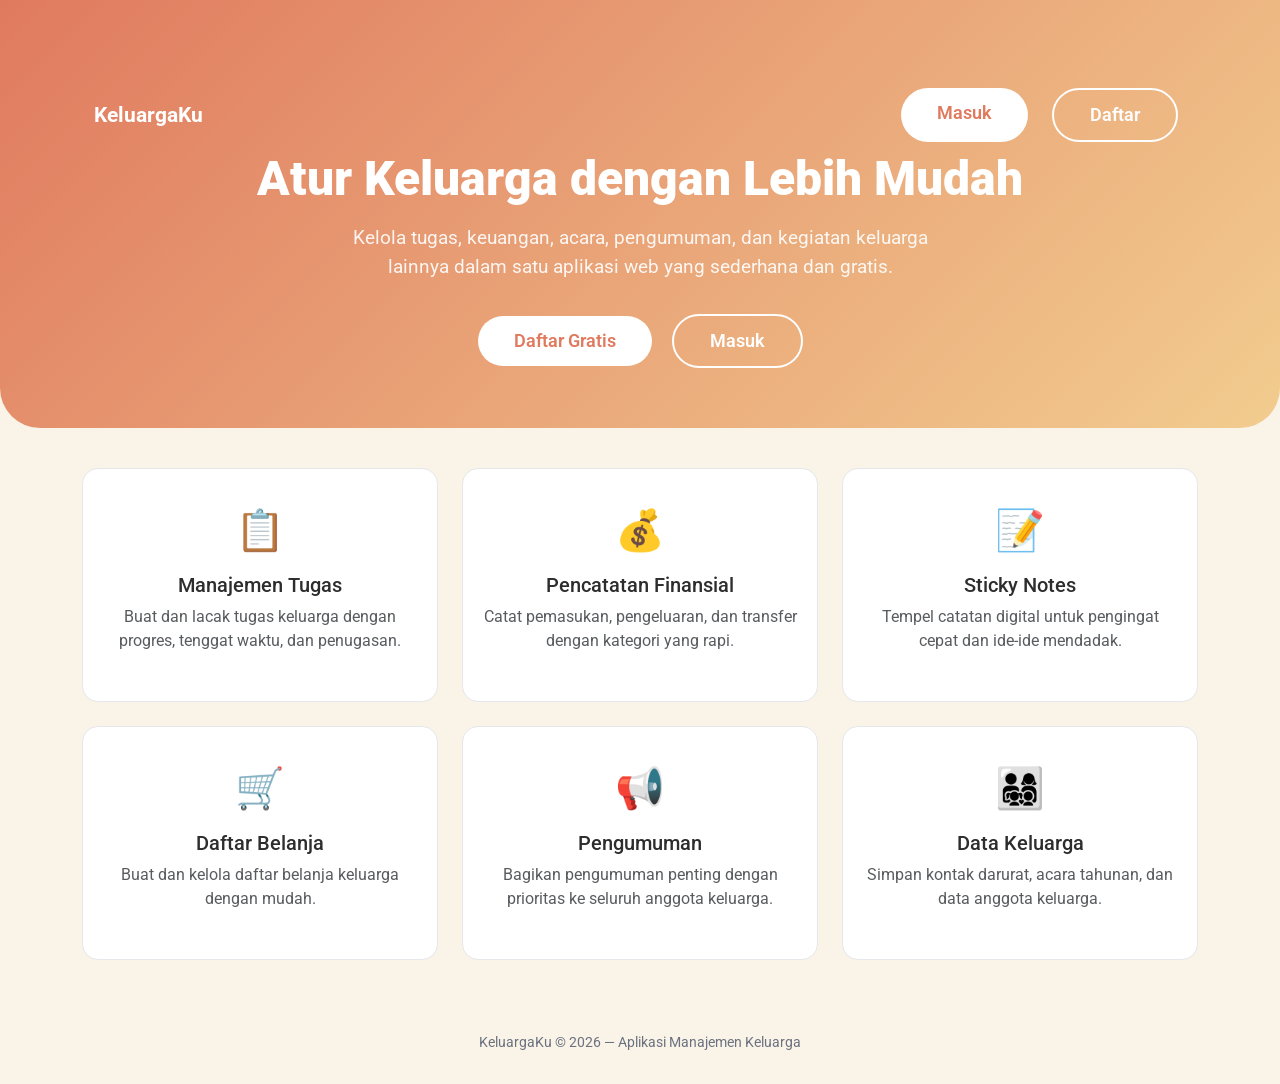
<file: templates/landing.html>
<!DOCTYPE html>
<html lang="id">
<head>
    <meta charset="utf-8" />
    <meta name="viewport" content="width=device-width, initial-scale=1" />
    <title>KeluargaKu - Aplikasi Manajemen Keluarga</title>
    <link href="https://cdn.jsdelivr.net/npm/bootstrap@5.3.3/dist/css/bootstrap.min.css" rel="stylesheet"
        integrity="sha384-QWTKZyjpPEjISv5WaRU9OFeRpok6YctnYmDr5pNlyT2bRjXh0JMhjY6hW+ALEwIH" crossorigin="anonymous" />
    <link rel="preconnect" href="https://fonts.googleapis.com" />
    <link rel="preconnect" href="https://fonts.gstatic.com" crossorigin />
    <link href="https://fonts.googleapis.com/css2?family=Roboto:wght@300;400;500;700;900&display=swap" rel="stylesheet" />
    <link rel="stylesheet" href="/static/styles/style.css" />
</head>
<body>
    <div class="landing-hero">
        <div class="container">
            <nav class="navbar navbar-expand-lg navbar-landing">
                <div class="container-fluid">
                    <a class="navbar-brand" href="/">KeluargaKu</a>
                    <div class="ms-auto d-flex gap-2">
                        <a href="/login" class="btn btn-light-custom">Masuk</a>
                        <a href="/register" class="btn btn-outline-light-custom">Daftar</a>
                    </div>
                </div>
            </nav>
            <h1>Atur Keluarga dengan Lebih Mudah</h1>
            <p>Kelola tugas, keuangan, acara, pengumuman, dan kegiatan keluarga lainnya dalam satu aplikasi web yang sederhana dan gratis.</p>
            <div>
                <a href="/register" class="btn btn-light-custom">Daftar Gratis</a>
                <a href="/login" class="btn btn-outline-light-custom">Masuk</a>
            </div>
        </div>
    </div>

    <div class="container">
        <div class="row g-4">
            <div class="col-md-4">
                <div class="feature-card">
                    <div class="feature-icon">📋</div>
                    <h5>Manajemen Tugas</h5>
                    <p class="text-muted">Buat dan lacak tugas keluarga dengan progres, tenggat waktu, dan penugasan.</p>
                </div>
            </div>
            <div class="col-md-4">
                <div class="feature-card">
                    <div class="feature-icon">💰</div>
                    <h5>Pencatatan Finansial</h5>
                    <p class="text-muted">Catat pemasukan, pengeluaran, dan transfer dengan kategori yang rapi.</p>
                </div>
            </div>
            <div class="col-md-4">
                <div class="feature-card">
                    <div class="feature-icon">📝</div>
                    <h5>Sticky Notes</h5>
                    <p class="text-muted">Tempel catatan digital untuk pengingat cepat dan ide-ide mendadak.</p>
                </div>
            </div>
            <div class="col-md-4">
                <div class="feature-card">
                    <div class="feature-icon">🛒</div>
                    <h5>Daftar Belanja</h5>
                    <p class="text-muted">Buat dan kelola daftar belanja keluarga dengan mudah.</p>
                </div>
            </div>
            <div class="col-md-4">
                <div class="feature-card">
                    <div class="feature-icon">📢</div>
                    <h5>Pengumuman</h5>
                    <p class="text-muted">Bagikan pengumuman penting dengan prioritas ke seluruh anggota keluarga.</p>
                </div>
            </div>
            <div class="col-md-4">
                <div class="feature-card">
                    <div class="feature-icon">👨‍👩‍👧‍👦</div>
                    <h5>Data Keluarga</h5>
                    <p class="text-muted">Simpan kontak darurat, acara tahunan, dan data anggota keluarga.</p>
                </div>
            </div>
        </div>
    </div>

    <div class="landing-footer">
        KeluargaKu &copy; 2026 &mdash; Aplikasi Manajemen Keluarga
    </div>

    <script src="https://cdn.jsdelivr.net/npm/bootstrap@5.3.3/dist/js/bootstrap.bundle.min.js"
        integrity="sha384-YvpcrYf0tY3lHB60NNkmXc5s9fDVZLESaAA55NDzOxhy9GkcIdslK1eN7N6jIeHz"
        crossorigin="anonymous"></script>
</body>
</html>
</file>
<file: static/styles/style.css>
@import url('https://fonts.googleapis.com/css2?family=Roboto:wght@300;400;500;700;900&display=swap');

:root {
  --primary: #e07a5f;
  --primary-dark: #c06a4f;
  --secondary: #3d405b;
  --accent: #f2cc8f;
  --bg: #faf3e8;
  --card-bg: #ffffff;
  --text: #2d2d2d;
  --text-muted: #6b7280;
  --border: #e5e7eb;
  --success: #10b981;
  --danger: #ef4444;
  --warning: #f59e0b;
}

* {
  box-sizing: border-box;
}

body {
  font-family: 'Roboto', sans-serif;
  background: var(--bg);
  color: var(--text);
  min-height: 100vh;
}

nav {
  border: 1px solid var(--border);
  border-radius: 12px;
  background: var(--card-bg);
  box-shadow: 0 2px 8px rgba(0,0,0,0.04);
  padding: 8px 16px;
  margin-top: 16px;
}

.navbar-brand {
  font-weight: 700;
  color: var(--primary) !important;
  font-size: 1.3rem;
}

.nav-link {
  font-weight: 500;
  color: var(--secondary) !important;
  transition: color 0.2s;
}

.nav-link:hover {
  color: var(--primary) !important;
}

.btn-primary {
  background: var(--primary);
  border-color: var(--primary);
}

.btn-primary:hover {
  background: var(--primary-dark);
  border-color: var(--primary-dark);
}

.btn-outline-primary {
  color: var(--primary);
  border-color: var(--primary);
}

.btn-outline-primary:hover {
  background: var(--primary);
  border-color: var(--primary);
  color: #fff;
}

.card {
  border: 1px solid var(--border);
  border-radius: 12px;
  box-shadow: 0 2px 8px rgba(0,0,0,0.04);
  background: var(--card-bg);
  margin-bottom: 16px;
}

.card-body h2 {
  color: var(--secondary);
  font-weight: 700;
  margin-bottom: 16px;
}

.page {
  animation: fadeIn 0.3s ease-in;
}

@keyframes fadeIn {
  from { opacity: 0; transform: translateY(8px); }
  to { opacity: 1; transform: translateY(0); }
}

.sticky-note-card {
  background: #fff9c4;
  border: 1px solid #f0e68c;
  border-radius: 8px;
  padding: 16px;
  margin-bottom: 12px;
  position: relative;
  box-shadow: 0 2px 4px rgba(0,0,0,0.06);
}

.sticky-note-card .btn-close {
  position: absolute;
  top: 8px;
  right: 8px;
}

.item-row {
  background: var(--bg);
  border-radius: 8px;
  padding: 8px 12px;
  margin-bottom: 8px;
  display: flex;
  justify-content: space-between;
  align-items: center;
}

.task-item, .contact-item, .transaction-item, .event-item, .announcement-item {
  border-left: 4px solid var(--primary);
  padding: 12px 16px;
  margin-bottom: 8px;
  background: #fef9f7;
  border-radius: 0 8px 8px 0;
}

.task-item.completed {
  border-left-color: var(--success);
  opacity: 0.7;
}

.badge-progress {
  font-size: 0.75rem;
  padding: 4px 8px;
  border-radius: 20px;
}

.stat-card {
  text-align: center;
  padding: 20px;
  border-radius: 12px;
  background: var(--card-bg);
  border: 1px solid var(--border);
  transition: transform 0.2s;
}

.stat-card:hover {
  transform: translateY(-2px);
}

.stat-number {
  font-size: 2rem;
  font-weight: 700;
  color: var(--primary);
}

.stat-label {
  color: var(--text-muted);
  font-size: 0.85rem;
  text-transform: uppercase;
  letter-spacing: 0.5px;
}

.empty-state {
  text-align: center;
  padding: 32px;
  color: var(--text-muted);
}

.form-range::-webkit-slider-thumb {
  background: var(--primary);
}

.form-range::-moz-range-thumb {
  background: var(--primary);
}

.form-range::-ms-thumb {
  background: var(--primary);
}

.announcement-high {
  border-left-color: var(--danger);
}

.announcement-normal {
  border-left-color: var(--primary);
}

footer {
  text-align: center;
  padding: 24px;
  color: var(--text-muted);
  font-size: 0.85rem;
}

/* ===================== LANDING PAGE ===================== */
.landing-hero {
  background: linear-gradient(135deg, #e07a5f 0%, #f2cc8f 100%);
  color: #fff;
  padding: 80px 0 60px;
  text-align: center;
  border-radius: 0 0 40px 40px;
  margin-bottom: 40px;
}
.landing-hero h1 {
  font-size: 3rem;
  font-weight: 900;
  margin-bottom: 16px;
}
.landing-hero p {
  font-size: 1.2rem;
  opacity: 0.9;
  max-width: 600px;
  margin: 0 auto 32px;
}
.landing-hero .btn {
  padding: 12px 36px;
  border-radius: 50px;
  font-weight: 600;
  font-size: 1.1rem;
  margin: 0 8px;
}
.btn-light-custom {
  background: #fff;
  color: #e07a5f;
  border: none;
}
.btn-light-custom:hover {
  background: #f8f0e6;
  color: #c06a4f;
}
.btn-outline-light-custom {
  background: transparent;
  color: #fff;
  border: 2px solid #fff;
}
.btn-outline-light-custom:hover {
  background: #fff;
  color: #e07a5f;
}
.feature-icon {
  font-size: 2.5rem;
  margin-bottom: 12px;
}
.feature-card {
  padding: 32px 20px;
  text-align: center;
  border-radius: 16px;
  border: 1px solid var(--border);
  background: var(--card-bg);
  transition: transform 0.2s, box-shadow 0.2s;
  height: 100%;
}
.feature-card:hover {
  transform: translateY(-4px);
  box-shadow: 0 8px 24px rgba(0,0,0,0.08);
}
.landing-footer {
  text-align: center;
  padding: 32px;
  color: var(--text-muted);
  font-size: 0.85rem;
  margin-top: 40px;
}
.navbar-landing {
  background: transparent !important;
  border: none !important;
  box-shadow: none !important;
  margin-top: 0;
}
.navbar-landing .navbar-brand {
  color: #fff !important;
}
.navbar-landing .nav-link {
  color: rgba(255,255,255,0.9) !important;
}

/* ===================== AUTH PAGES ===================== */
.auth-page {
  min-height: 100vh;
  display: flex;
  align-items: center;
  justify-content: center;
  background: linear-gradient(135deg, #faf3e8 0%, #f2cc8f 100%);
  padding: 20px;
}
.auth-card {
  background: #fff;
  border-radius: 20px;
  padding: 40px;
  width: 100%;
  max-width: 420px;
  box-shadow: 0 4px 24px rgba(0,0,0,0.06);
}
.auth-card h2 {
  text-align: center;
  color: var(--secondary);
  font-weight: 700;
  margin-bottom: 8px;
}
.auth-card .subtitle {
  text-align: center;
  color: var(--text-muted);
  margin-bottom: 24px;
}
.auth-card .form-control {
  border-radius: 10px;
  padding: 12px 16px;
}
.auth-card .btn-primary {
  width: 100%;
  padding: 12px;
  border-radius: 10px;
  font-weight: 600;
}
.auth-card .auth-link {
  text-align: center;
  margin-top: 16px;
  color: var(--text-muted);
}
.auth-card .auth-link a {
  color: var(--primary);
  font-weight: 500;
}
.auth-logo {
  text-align: center;
  margin-bottom: 8px;
}
.auth-logo a {
  font-size: 1.5rem;
  font-weight: 900;
  color: var(--primary);
  text-decoration: none;
}
</file>
